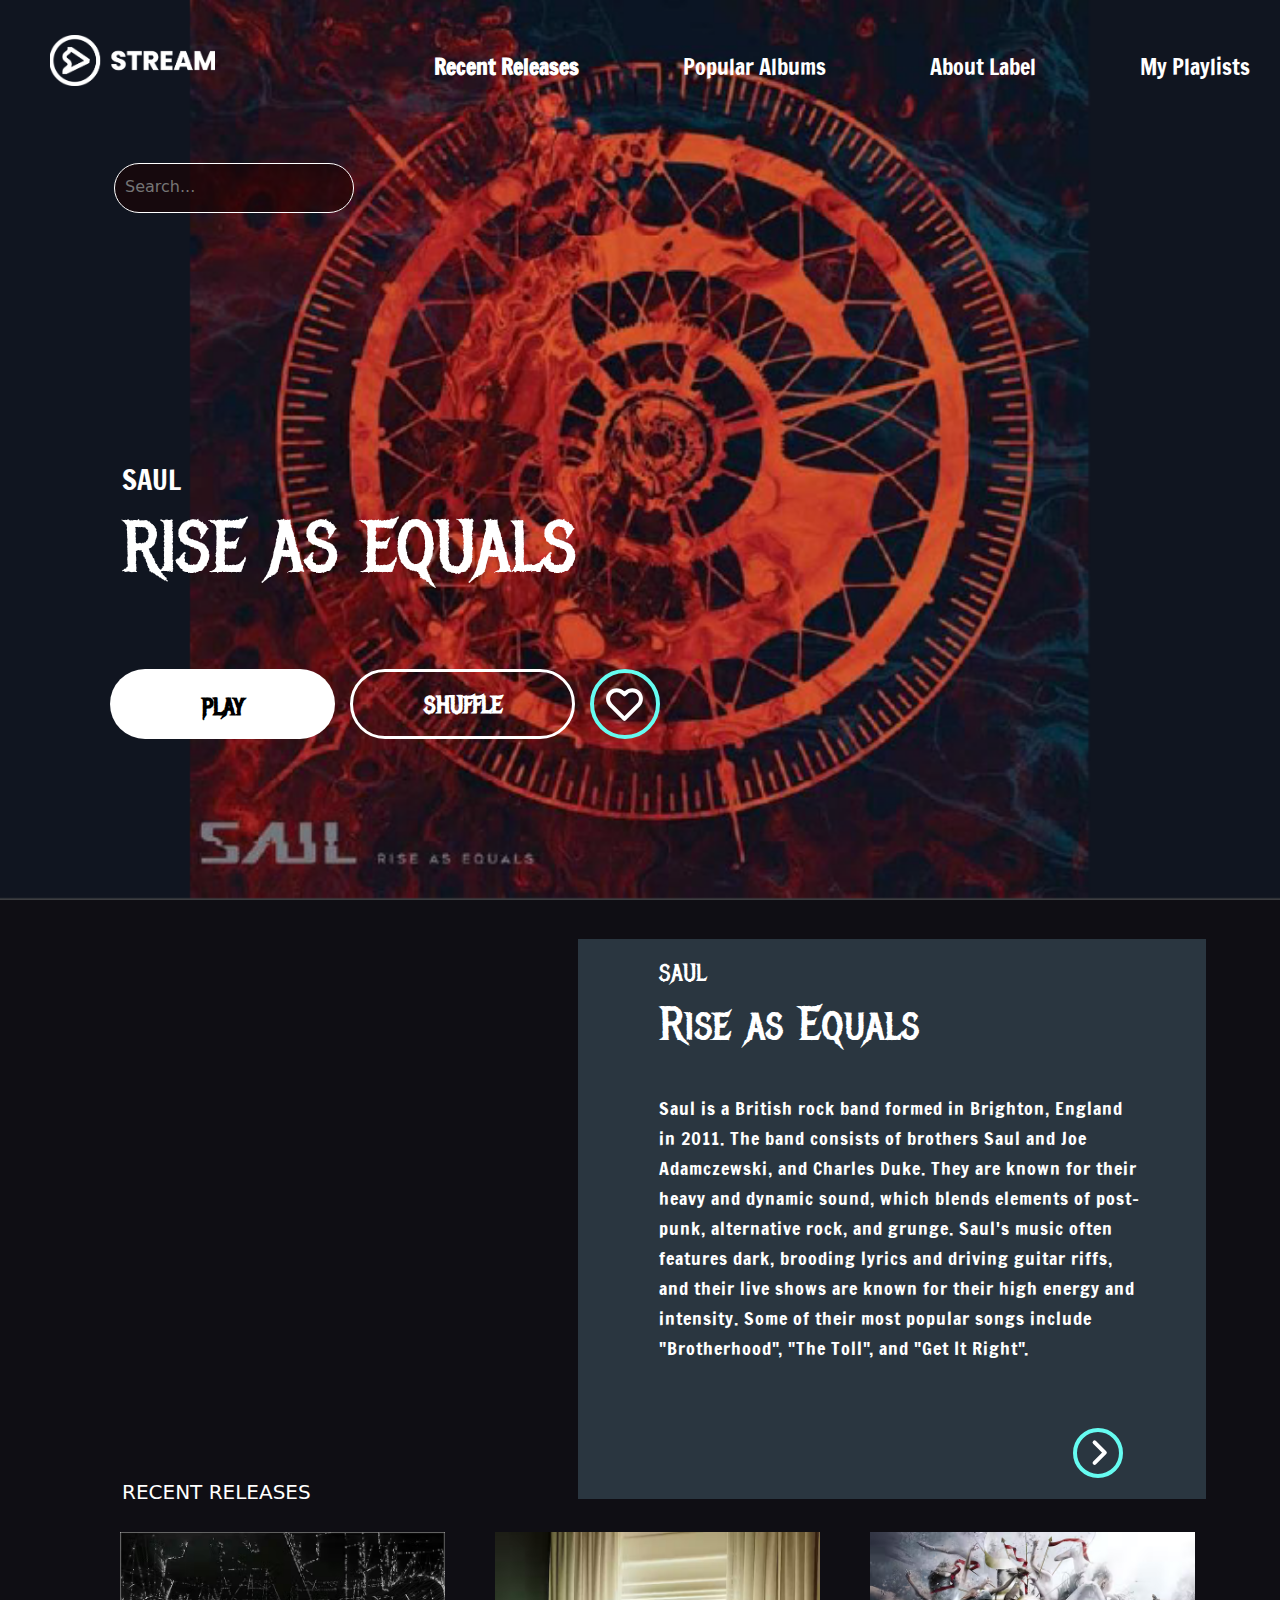
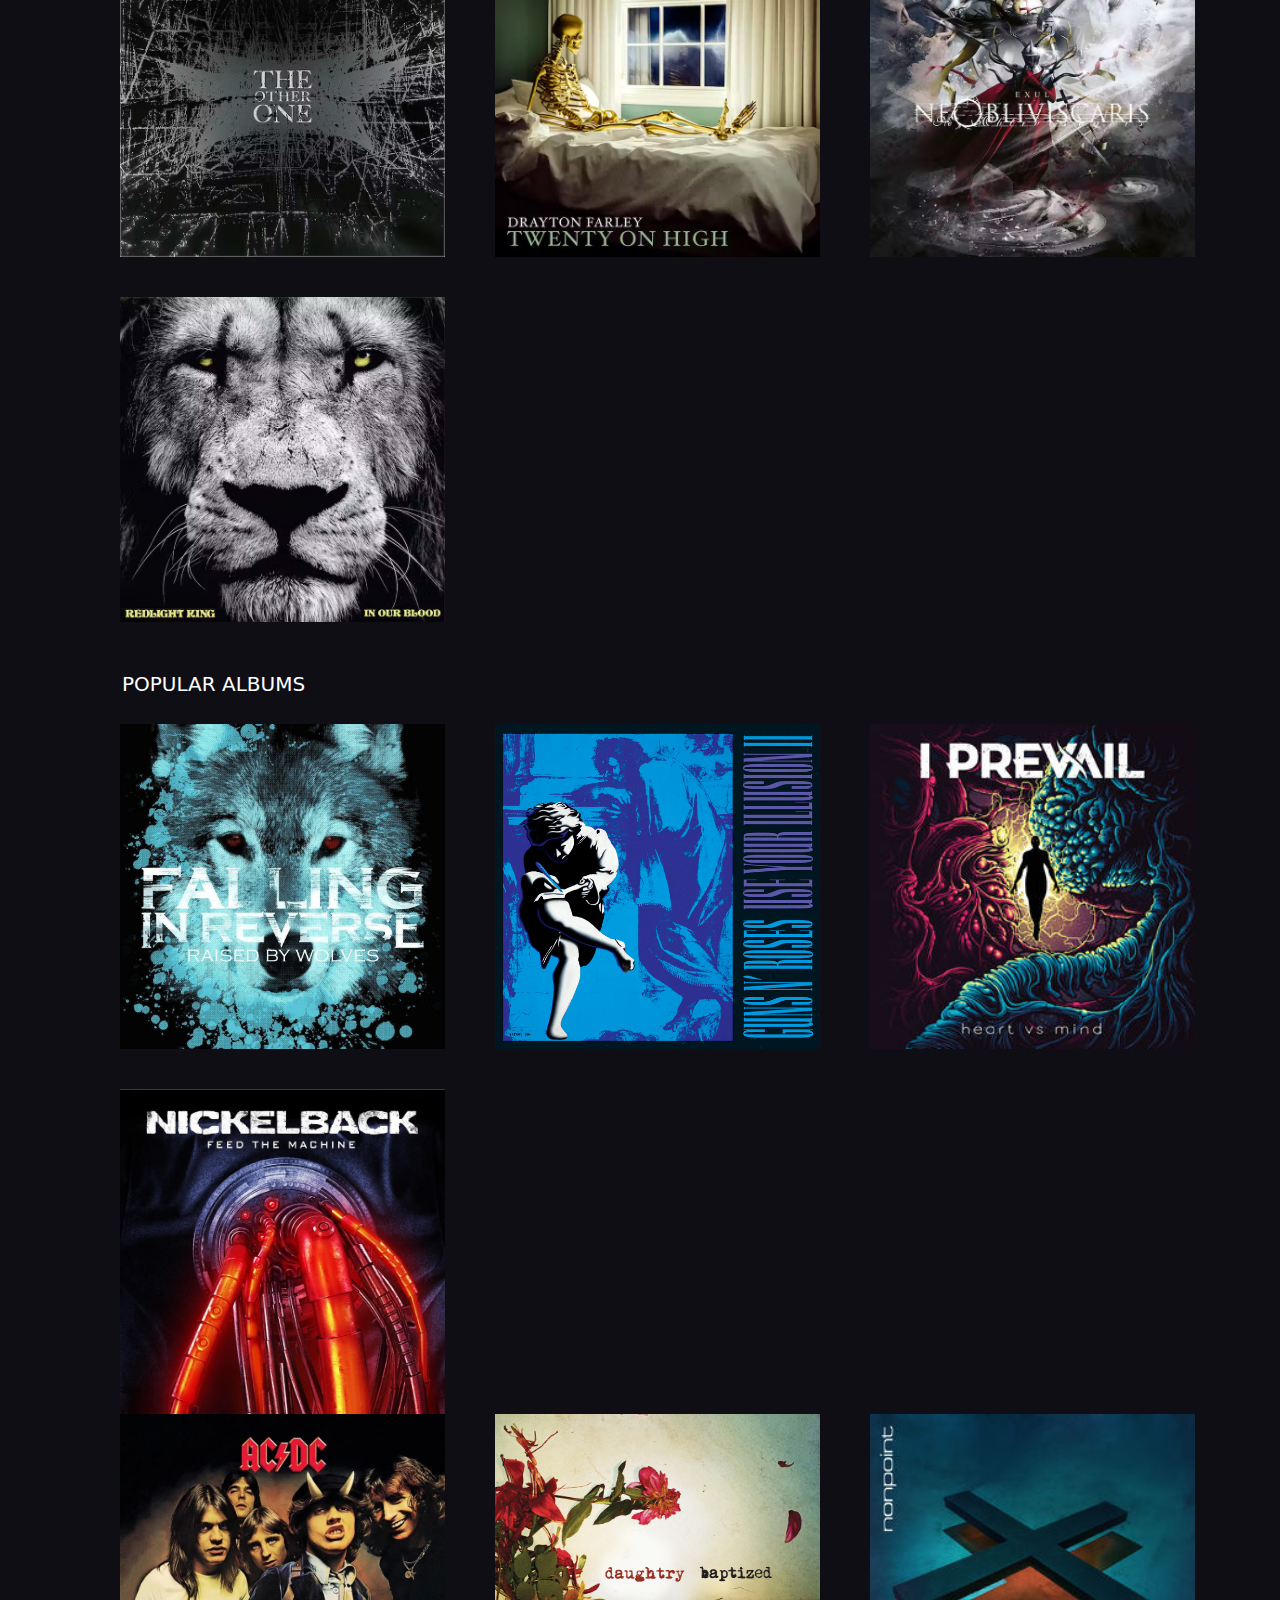
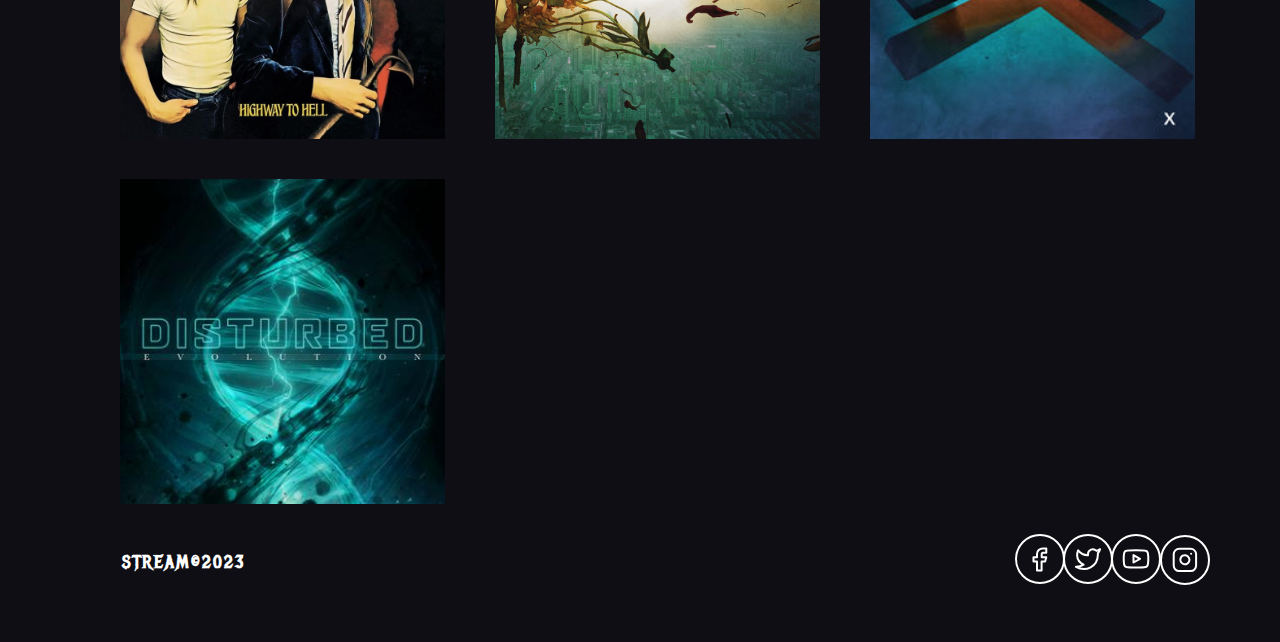
<file: index.html>
<!DOCTYPE html>
<html lang="en">
<head>
    <meta charset="UTF-8">
    <meta http-equiv="X-UA-Compatible" content="IE=edge">
    <meta name="viewport" content="width=device-width, initial-scale=1.0">
    <title>Music Website: Stream</title>

    <link rel="preconnect" href="https://fonts.googleapis.com">
    <link rel="preconnect" href="https://fonts.gstatic.com" crossorigin>
    <link href="https://fonts.googleapis.com/css2?family=Francois+One&family=Metal+Mania&display=swap" rel="stylesheet">

     <!--External Document-->
     <link rel="stylesheet" href="https://cdn.jsdelivr.net/npm/bootstrap@5.2.3/dist/css/bootstrap.min.css">
     <script scr="https://cdn.jsdelivr.net/npm/bootstrap@5.2.3/dist/js/bootstrap.min.js"></script>
     <!--External Document-->
     <link rel="stylesheet" href="css/main.css">

</head>
<body>
    
        <header>
            <div class="overlay2">
                <div class="header-image">
                    <div class="nav">
                        <div class="logo">
                            <a href="index.html"><div class="logo-img"></div></a>                              
                        </div>
                        <div class="nav-con">
                            <ul>
                                <a href="index.html"><li class="active">Recent Releases</li></a> 
                                <a href="index.html"> <li>Popular Albums</li></a>
                                <a href="pages/about.html"><li>About Label</li></a>
                                <a href="pages/playlist.html"><li>My Playlists</li></a>
                            </ul>              
                        </div>
                        <input class="search" type="search" placeholder="Search...">
                    </div>
            
                    <div class="header-con">
                        <h3>SAUL</h3>
                        <h1>RISE AS EQUALS</h1>
                        <div class="row">
                            <div class="play-button"><strong>PLAY</strong></div>
                            <div class="shuffle-button"><strong>SHUFFLE</strong></div>
                            <div class="heart-button">
                                
                            </div>
                        </div>          
                    </div>
            
                    <div class="row">           
                        <div class="col-6">
                            <div class="right">
                                <h5>SAUL</h5>
                                <h3>Rise as Equals</h3>
                                <p>Saul is a British rock band formed in Brighton, England in 2011. The band consists of brothers Saul and Joe Adamczewski, and Charles Duke. They are known for their heavy and dynamic sound, which blends elements of post-punk, alternative rock, and grunge. Saul's music often features dark, brooding lyrics and driving guitar riffs, and their live shows are known for their high energy and intensity. Some of their most popular songs include "Brotherhood", "The Toll", and "Get It Right".</p>
                                <div class="right-arrow">
                                    <img src="assets/Icons/right_arrow_icon.svg">
                                </div>
                                <div class="left-arrow">
                                    <img src="assets/Icons/left_arrow_icon.svg">
                                </div>
                            </div>               
                        </div>  
                        <div class="col-6">
                            <div class="video">
                                <iframe width="100%" height="400px" src="https://www.youtube.com/embed/Jvrim5JTj90" title="YouTube video player" frameborder="0" allow="accelerometer; autoplay; clipboard-write; encrypted-media; gyroscope; picture-in-picture; web-share" allowfullscreen></iframe>
                            </div>
                        </div>        
                    </div>
                </div>
            </div>
            
    
        </header>
  

    <section>
        <div class="subtitle-1">
            <h5>RECENT RELEASES</h5>
            <div class="row">
                <div class="col-3 box1">
                    <div class="hover-state">
                        <div class="overlay-icon"></div>
                        <div class="overlay">                          
                            <p>BABYMETAL</p>
                            <h3>THE OTHER ONE</h3>
                            <div class="small-heart">
                                <img src="assets/Icons/heart_icon_smal.svg">
                            </div>
                        </div>
                    </div>
                </div>
                <div class="col-3 box2">
                    <div class="hover-state">
                        <div class="overlay-icon"></div>
                        <div class="overlay">
                            <p>DRAYTON FARLEY</p>
                            <h3>TWENTY ON HIGH</h3>
                            <div class="small-heart">
                                <img src="assets/Icons/heart_icon_smal.svg">
                            </div>                          
                        </div>
                    </div>
                </div>
                <div class="col-3 box3">
                    <div class="hover-state">
                        <div class="overlay-icon"></div>
                        <div class="overlay">
                            <p>NE OBLIVISCARIS</p>
                            <h3>EXUL</h3> 
                            <div class="small-heart">
                                <img src="assets/Icons/heart_icon_smal.svg">
                            </div>       
                        </div>
                    </div>
                </div>
                <div class="col-3 box4">
                    <div class="hover-state">
                        <div class="overlay-icon"></div>
                        <div class="overlay">
                            <p>REDLIGHT KING</p>
                            <h3>KING IN OUR BLOOD</h3> 
                            <div class="small-heart">
                                <img src="assets/Icons/heart_icon_smal.svg">
                            </div>                         
                        </div>
                    </div>
                </div>
            </div>
        </div>       
    </section>

    <section>
        <div class="subtitle-2">
            <h5>POPULAR ALBUMS</h5>
            <div class="row">
                <div class="col-3 box5">
                    <div class="hover-state">
                        <div class="overlay-icon"></div>
                        <div class="overlay">
                            <p>FALLING IN REVERSE</p>
                            <h3>RAISED BY WOLVES</h3>  
                            <div class="small-heart">
                                <img src="assets/Icons/heart_icon_smal.svg">
                            </div>                        
                        </div>
                    </div>
                </div>
                <div class="col-3 box6">
                    <div class="hover-state">
                        <div class="overlay-icon"></div>
                        <div class="overlay">
                            <p>GUNS 'N ROSES</p>
                            <h3>USE YOUR ILLUSION II</h3> 
                            <div class="small-heart">
                                <img src="assets/Icons/heart_icon_smal.svg">
                            </div>                         
                        </div>
                    </div>
                </div>
                <div class="col-3 box7">
                    <div class="hover-state">
                        <div class="overlay-icon"></div>
                        <div class="overlay">
                            <p>I PREVAIL</p>
                            <h3>HEART VS MIND</h3>
                            <div class="small-heart">
                                <img src="assets/Icons/heart_icon_smal.svg">
                            </div>                         
                        </div>
                    </div>
                </div>
                <div class="col-3 box8">
                    <div class="hover-state">
                        <div class="overlay-icon"></div>
                        <div class="overlay">
                            <p>NICKELBACK</p>
                            <h3>FEED THE MACHINE</h3>
                            <div class="small-heart">
                                <img src="assets/Icons/heart_icon_smal.svg">
                            </div>
                        </div>
                    </div>
                </div>
            </div>
            <div class="row">
                <div class="col-3 box9">
                    <div class="hover-state">
                        <div class="overlay-icon"></div>
                        <div class="overlay">
                            <p>AC/DC</p>
                            <h3>HIGHWAY TO HELL</h3>  
                            <div class="small-heart">
                                <img src="assets/Icons/heart_icon_smal.svg">
                            </div>                        
                        </div>
                    </div>
                </div>
                <div class="col-3 box10">
                    <div class="hover-state">
                        <div class="overlay-icon"></div>
                        <div class="overlay">
                            <p>DAUGHTRY</p>
                            <h3>BAPTIZED</h3>  
                            <div class="small-heart">
                                <img src="assets/Icons/heart_icon_smal.svg">
                            </div>                       
                        </div>
                    </div>
                </div>
                <div class="col-3 box11">
                    <div class="hover-state">
                        <div class="overlay-icon"></div>
                        <div class="overlay">
                            <p>NONPOINT</p>
                            <h3>X</h3>  
                            <div class="small-heart">
                                <img src="assets/Icons/heart_icon_smal.svg">
                            </div>                       
                        </div>
                    </div>
                </div>
                <div class="col-3 box12">
                    <div class="hover-state">
                        <div class="overlay-icon"></div>
                        <div class="overlay">
                            <p>DISTURBED</p>
                            <h3>EVOLUTION</h3>  
                            <div class="small-heart">
                                <img src="assets/Icons/heart_icon_smal.svg">
                            </div>                         
                        </div>
                    </div>
                </div>
            </div>
        </div>       
    </section>

    <footer>
        <div class="row">
            <div class="col-4 copy">
                <p><strong>STREAM©2023</strong></p>
            </div>
            <div class="col-4"></div>
            <div class="col-4">
                <div class="row socials">
                    <div class="col-2">
                        <a href="https://www.facebook.com/hardrockmusicbands/"><div class="social-1">
                            <img src="assets/Icons-20230405T233836Z-001/Icons/social/facebook_icon.svg">
                        </div></a> 
                    </div>
                    <div class="col-2">
                        <a href="https://twitter.com/i/topics/1291812963314098176"><div class="social-2">
                            <img src="assets/Icons-20230405T233836Z-001/Icons/social/twitter_icon.svg">
                        </div></a> 
                    </div>
                   <div class="col-2">
                    <a href="https://www.youtube.com/watch?v=_F46EddVMdY"><div class="social-3">
                        <img src="assets/Icons-20230405T233836Z-001/Icons/social/youtube_icon.svg">
                    </div></a> 
                   </div>
                    <div class="col-6">
                        <a href="https://www.instagram.com/xclusively.music/?hl=en"><div class="social-4">
                            <img src="assets/Icons-20230405T233836Z-001/Icons/social/instagram_icon.svg">
                        </div></a>
                    </div>
                    
                </div>
            </div>
        </div>
    </footer>
    
</body>
</html>
</file>
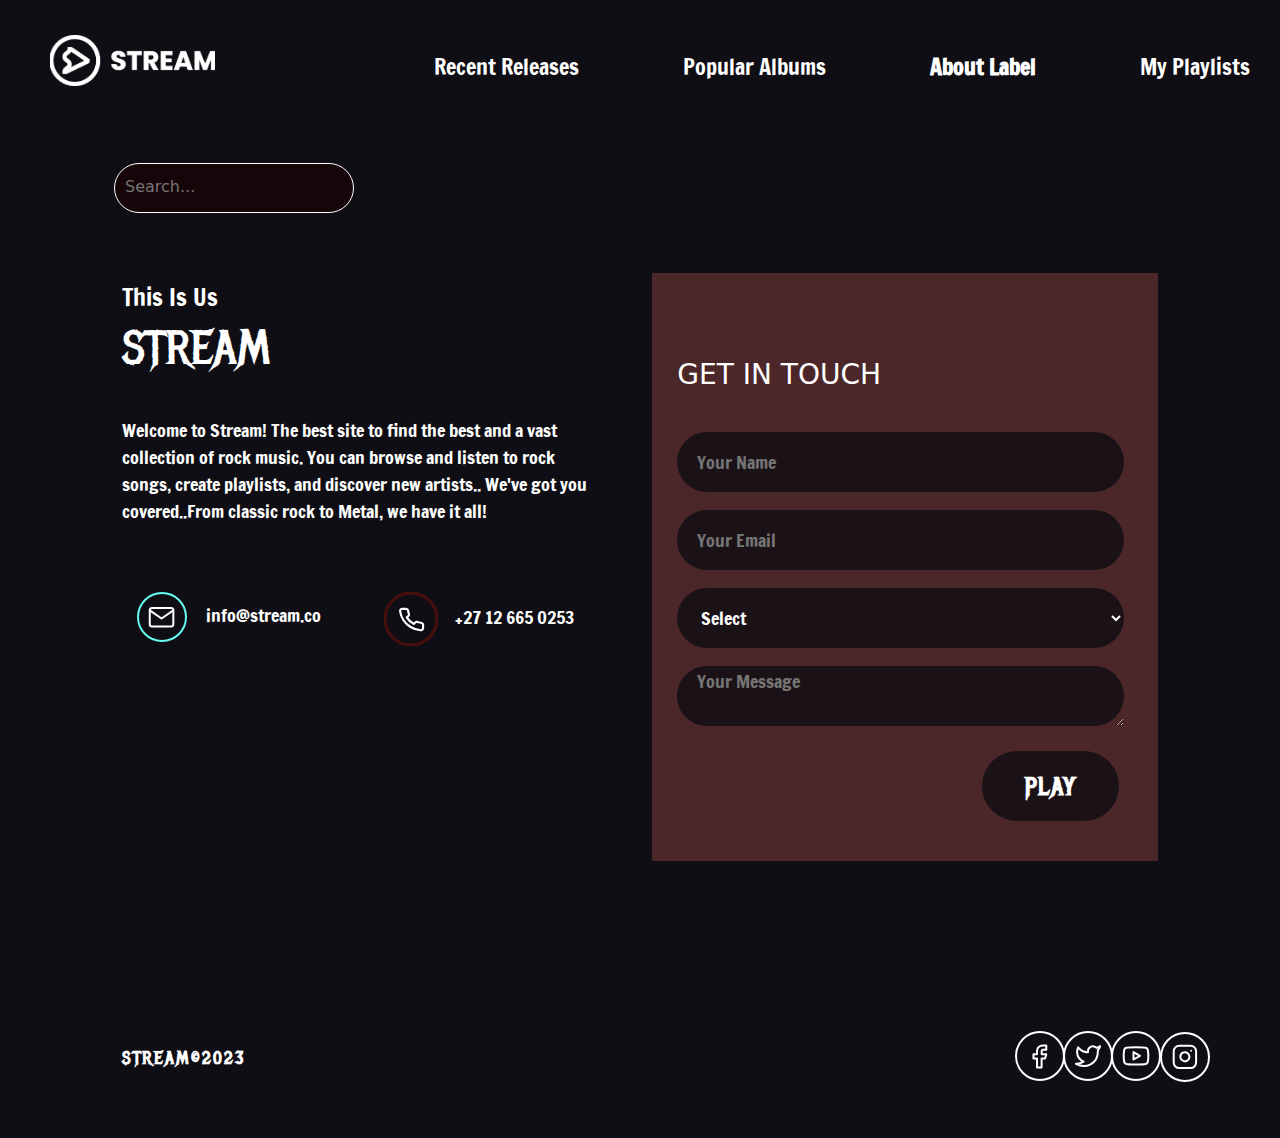
<file: pages/about.html>
<!DOCTYPE html>
<html lang="en">
<head>
    <meta charset="UTF-8">
    <meta http-equiv="X-UA-Compatible" content="IE=edge">
    <meta name="viewport" content="width=device-width, initial-scale=1.0">
    <title>About label</title>

    <link rel="preconnect" href="https://fonts.googleapis.com">
    <link rel="preconnect" href="https://fonts.gstatic.com" crossorigin>
    <link href="https://fonts.googleapis.com/css2?family=Francois+One&family=Metal+Mania&display=swap" rel="stylesheet">

    <!--External Document-->
    <link rel="stylesheet" href="https://cdn.jsdelivr.net/npm/bootstrap@5.2.3/dist/css/bootstrap.min.css">
    <script scr="https://cdn.jsdelivr.net/npm/bootstrap@5.2.3/dist/js/bootstrap.min.js"></script>
    <!--External Document-->
    <link rel="stylesheet" href="../css/main.css">

</head>
<body>

    <nav>
        <div class="nav">
            <div class="logo">
                <a href="../index.html"><div class="logo-img"></div></a>                                             
            </div>
            <div class="nav-con">
                <ul>
                    <a href="../index.html"><li>Recent Releases</li></a>
                    <a href="../index.html"><li>Popular Albums</li></a>
                    <a href="about.html"><li class="active">About Label</li></a>
                    <a href="playlist.html"><li>My Playlists</li></a>
                </ul>             
            </div>
            <input class="search" type="search" placeholder="Search...">
        </div>
    </nav>
        
    
    
    <section>
        <div class="about-label">
            <div class="row about">
                <div class="col-6">
                    <div class="info">
                        <h3>This Is Us</h3>
                        <h2>STREAM</h2>
                        <p>Welcome to Stream! The best site to find the best and a vast collection of rock music. You can browse and listen to rock songs, create playlists, and discover new artists.. We've got you covered..From classic rock to Metal, we have it all!</p>
                        <div class="mail-button">
                            <div class="btn">
                                <img src="../assets/Icons/email_icon.svg">
                            </div>
                            info@stream.co
                        </div>
                        <div class="phone-button">
                            <div class="btn">
                                <img src="../assets/Icons/phone_icon.svg">
                            </div>                          
                            +27 12 665 0253
                        </div>
                        <div class="maps">
                            <iframe src="https://www.google.com/maps/embed?pb=!1m18!1m12!1m3!1d3589.3210306047636!2d28.207359350807348!3d-25.891815057553696!2m3!1f0!2f0!3f0!3m2!1i1024!2i768!4f13.1!3m3!1m2!1s0x1e956608911ce097%3A0x519896b4b6eda40a!2sOpen%20Window!5e0!3m2!1sen!2sza!4v1679232479537!5m2!1sen!2sza" width="680" height="250" style="border:0;" allowfullscreen="" loading="lazy" referrerpolicy="no-referrer-when-downgrade"></iframe>
                        </div>                      
                    </div>              
                </div>

                <div class="col-6">
                    <form>
                        <h3>GET IN TOUCH</h3>
                        <input class="input-el" type="text" placeholder="Your Name">
                        <input class="input-el" type="email" placeholder="Your Email" required>
                        <select class="input-el">
                            <option>Option One</option>
                            <option>Option Two</option>
                            <option>Option Three</option>
                            <option selected="selected">Select</option>
                        </select>
                        <textarea class="input-el" placeholder="Your Message"></textarea>
                        <button class="input-button"type="submit"><strong>PLAY</strong></button>
                    </form>
                </div>
            </div>
        </div>
       
    
            
    </section>
    

    <footer>
        <div class="row">
            <div class="col-4 copy">
                <p><strong>STREAM©2023</strong></p>
            </div>
            <div class="col-4"></div>
            <div class="col-4">
                <div class="row socials">
                    <div class="col-2">
                        <a href="https://www.facebook.com/hardrockmusicbands/"><div class="social-1">
                            <img src="../assets/Icons-20230405T233836Z-001/Icons/social/facebook_icon.svg">
                        </div></a> 
                    </div>
                    <div class="col-2">
                        <a href="https://twitter.com/i/topics/1291812963314098176"><div class="social-2">
                            <img src="../assets/Icons-20230405T233836Z-001/Icons/social/twitter_icon.svg">
                        </div></a> 
                    </div>
                   <div class="col-2">
                    <a href="https://www.youtube.com/watch?v=_F46EddVMdY"><div class="social-3">
                        <img src="../assets/Icons-20230405T233836Z-001/Icons/social/youtube_icon.svg">
                    </div></a> 
                   </div>
                    <div class="col-6">
                        <a href="https://www.instagram.com/xclusively.music/?hl=en"><div class="social-4">
                            <img src="../assets/Icons-20230405T233836Z-001/Icons/social/instagram_icon.svg">
                        </div></a>
                    </div>
                    
                </div>
            </div>
        </div>
    </footer>

</body>
</html>
</file>
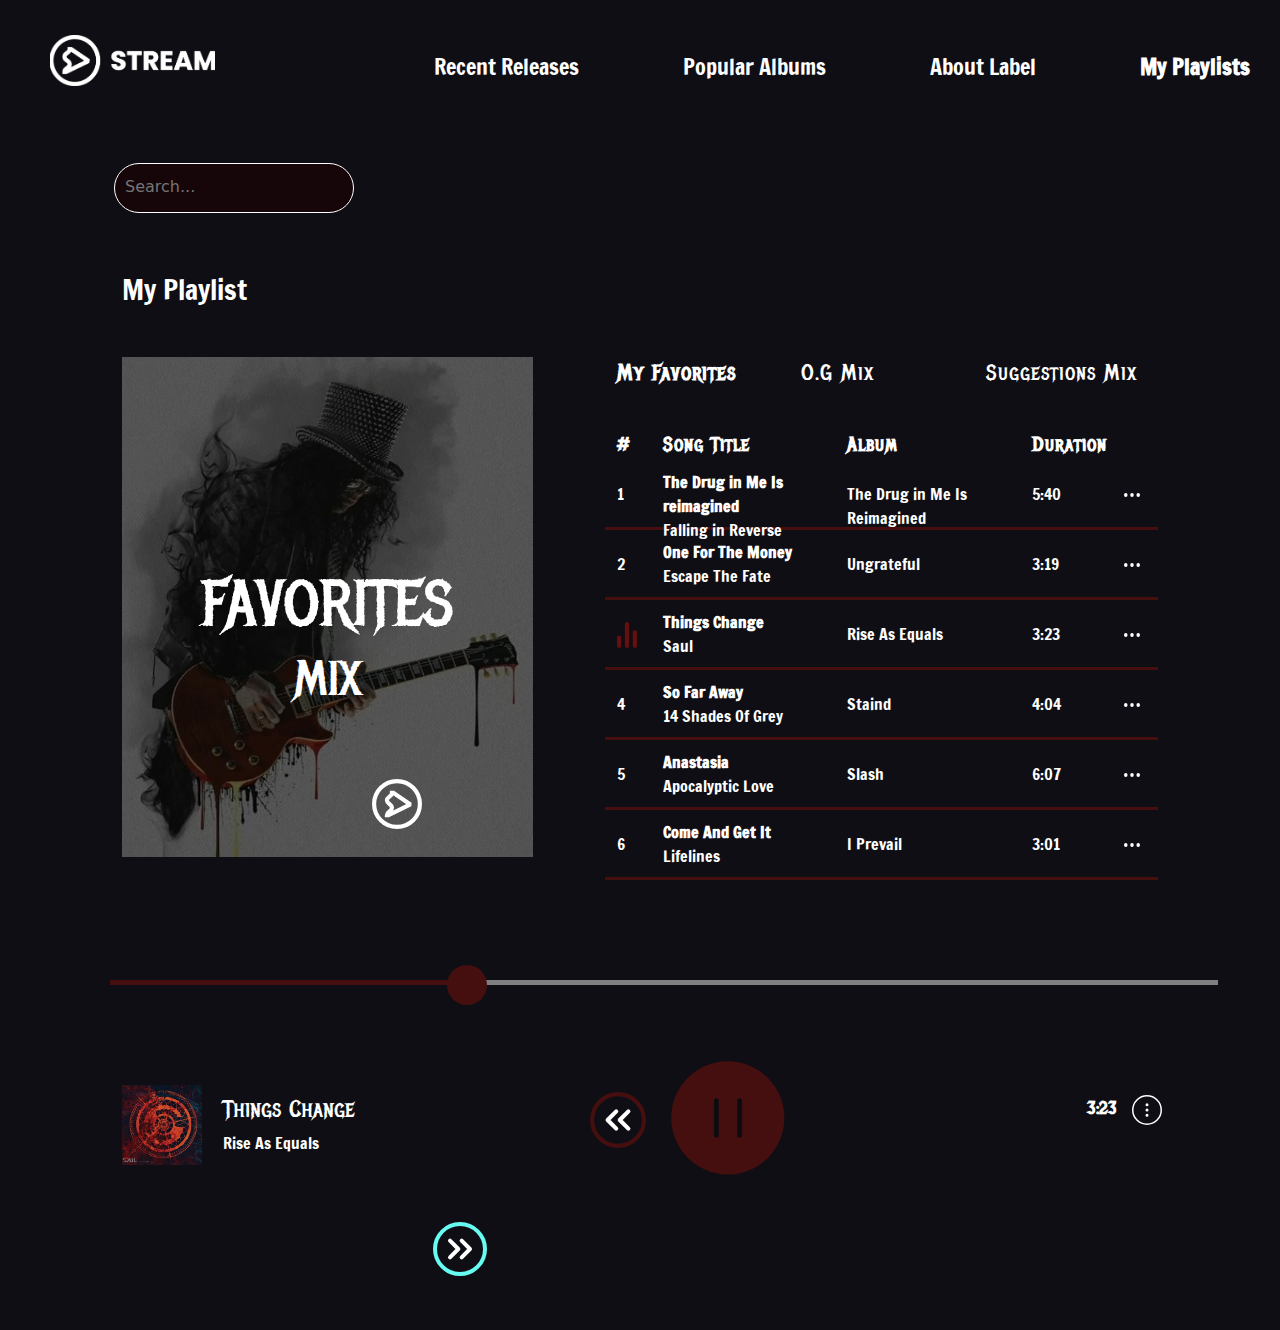
<file: pages/playlist.html>
<!DOCTYPE html>
<html lang="en">
<head>
    <meta charset="UTF-8">
    <meta http-equiv="X-UA-Compatible" content="IE=edge">
    <meta name="viewport" content="width=device-width, initial-scale=1.0">
    <title>My Playlist</title>

    <link rel="preconnect" href="https://fonts.googleapis.com">
    <link rel="preconnect" href="https://fonts.gstatic.com" crossorigin>
    <link href="https://fonts.googleapis.com/css2?family=Francois+One&family=Metal+Mania&display=swap" rel="stylesheet">

    <!--External Document-->
    <link rel="stylesheet" href="https://cdn.jsdelivr.net/npm/bootstrap@5.2.3/dist/css/bootstrap.min.css">
    <script scr="https://cdn.jsdelivr.net/npm/bootstrap@5.2.3/dist/js/bootstrap.min.js"></script>
    <!--External Document-->
    <link rel="stylesheet" href="../css/main.css">

</head>
<body>
    
    <nav>
        <div class="nav">
            <div class="logo">
                <a href="../index.html"><div class="logo-img"></div></a>
            </div>
            <div class="nav-con">
                <ul>
                    <a href="../index.html"><li>Recent Releases</li></a>
                    <a href="../index.html"><li>Popular Albums</li></a>
                    <a href="about.html"><li>About Label</li></a>
                    <a href="playlist.html"><li class="active">My Playlists</li></a>
                </ul>             
            </div>
            <input class="search" type="search" placeholder="Search...">
        </div>
    </nav>

    <section>
        <div class="subtitle-3">
            <h3>My Playlist</h3>
        </div>

        <div class="row">
            <div class="col-4">
                <div class="album">
                    <div class="overlay3">
                        <h2>FAVORITES</h2>
                    <h3>MIX</h3>
                    <div class="logo-album">
                        <img src="../assets/Logo/stream_small_logo_white.svg">
                    </div>
                    </div>                 
                </div>               
            </div>
            <div class="col-8">
                <div class="row song-subtitle">
                    <div class="col-4"><strong>My Favorites</strong></div>
                    <div class="col-4">O.G Mix</div>
                    <div class="col-4">Suggestions Mix</div>
                </div>

                <div class="row song-header">
                    <div class="col-1"><strong>#</strong></div>
                    <div class="col-4"><strong>Song Title</strong></div>
                    <div class="col-4"><strong>Album</strong></div>
                    <div class="col-3"><strong>Duration</strong></div>
                </div>

                <div class="row songs">
                    <div class="col-1">1</div>
                    <div class="col-4 song"><strong>The Drug in Me Is reimagined</strong><br><p>Falling in Reverse</p></div>
                    <div class="col-4">The Drug in Me Is Reimagined</div>
                    <div class="col-2">5:40</div>
                    <div class="col-1 option"><strong><img src="../assets/Icons-20230405T233836Z-001/Icons/media/options_table_icon.svg"></strong></div>
                </div>

                <div class="row songs">
                    <div class="col-1">2</div>
                    <div class="col-4 song"><strong>One For The Money</strong><br>Escape The Fate</div>
                    <div class="col-4">Ungrateful</div>
                    <div class="col-2">3:19</div>
                    <div class="col-1 option"><strong><img src="../assets/Icons-20230405T233836Z-001/Icons/media/options_table_icon.svg"></strong></div>
                </div>

                <div class="row songs">
                    <div class="col-1">
                        <div class="playing">
                            <img src="../assets/Icons-20230405T233836Z-001/Icons/media/currently_playing_icon.svg">
                        </div> 
                    </div>
                    <div class="col-4 song"><strong>Things Change</strong><br>Saul</div>
                    <div class="col-4">Rise As Equals</div>
                    <div class="col-2">3:23</div>
                    <div class="col-1 option"><strong><img src="../assets/Icons-20230405T233836Z-001/Icons/media/options_table_icon.svg"></strong></div>
                </div>

                <div class="row songs">
                    <div class="col-1">4</div>
                    <div class="col-4 song"><strong>So Far Away</strong><br>14 Shades Of Grey</div>
                    <div class="col-4">Staind</div>
                    <div class="col-2">4:04</div>
                    <div class="col-1 option"><strong><img src="../assets/Icons-20230405T233836Z-001/Icons/media/options_table_icon.svg"></strong></div>
                </div>

                <div class="row songs">
                    <div class="col-1">5</div>
                    <div class="col-4 song"><strong>Anastasia</strong><br>Apocalyptic Love</div>
                    <div class="col-4">Slash</div>
                    <div class="col-2">6:07</div>
                    <div class="col-1 option"><strong><img src="../assets/Icons-20230405T233836Z-001/Icons/media/options_table_icon.svg"></strong></div>
                </div>

                <div class="row songs">
                    <div class="col-1">6</div>
                    <div class="col-4 song"><strong>Come And Get It</strong><br>Lifelines</div>
                    <div class="col-4">I Prevail</div>
                    <div class="col-2">3:01</div>
                    <div class="col-1 option"><strong><img src="../assets/Icons-20230405T233836Z-001/Icons/media/options_table_icon.svg"></strong></div>
                </div>
                    
            </div>
        </div>
    </section>

    <section>
        <div class="row">
            <div class="line">
                <div class="line2"></div>
                <div class="circle"></div>
            </div>
        </div>
    </section>

    <section>
        <div class="row bottom">
            <div class="col-4">
                <div class="frame">
                </div>
                <div class="name"><h4>Things Change</h4><p>Rise As Equals</p></div>
            </div>
            <div class="col-4">
                <div class="row control">
                    <div class="back-button">
                        <img src="../assets/Icons/previous_icon.svg">
                    </div>
                    <div class="pause-button">
                        <img src="../assets/Icons/pause_icon.svg">
                    </div>
                    <div class="next-button">
                        <img src="../assets/Icons/next_icon.svg">
                    </div>                            
                </div>
                
            </div>
            <div class="col-2"></div>
            <div class="col-2 time">
                <div class="row">
                    <div class="col-6">
                        <p><strong>3:23</strong></p>
                    </div>
                    <div class="col-6">
                        <div class="dots">
                            <img src="../assets/Icons-20230405T233836Z-001/Icons/media/options_media_icon.svg">
                        </div>
                    </div>                   
                </div>              
            </div>
        </div>
    </section>

    

</body>
</html>
</file>
<file: css/main.css>
header{
    width: 100%;
    height: 900px;  
}

.header-image{
    width: 100%;
    height: 900px;
    background-image: url(../assets/Rise\ as\ Equals\ header.png);
    background-size: cover;
    background-position: center;
}

.overlay2{
    width: 100%;
    height: 900px;
    background-color: rgba(0,0,0,0.7);
}

.nav{
    width: 100%;
    margin-left: 50px;
    color: white;
}

nav{
    width: 100%;
    background-color: #0F0E14;
}

.logo{
    float: left;
    margin-top: 35px;
    margin-right: 135px;
}

.logo-img{
    width: 165px;
    height: 51px;
    background-image: url(../assets/Logo/stream_logo_white.png);
    background-position: center;
    background-size: cover;
}

.logo h3{
    float: right;
}

.nav-con ul{
    list-style: none;
    color: black;
    padding-top:10px;
}

.nav-con li{
    float: left;
    margin: 40px 52px;
    color: white;
    font-family: 'Francois One', sans-serif;
    font-size: 22px;
}

.nav-con li:hover{
    cursor: pointer;
    font-weight: bolder;
}

.active{
    font-weight: bolder !important;
}

.search{
    width: 240px;
    height: 50px;
    border-radius: 50px;
    border: 1.5px solid white;
    margin-top: 40px;
    margin-left: 5%;
    background-color: rgba(26, 1, 1, 0.6);
    color: white;
    padding-left: 10px;
    padding-bottom: 5px;
}

.header-con{
    padding-left: 122px;
    padding-top: 250px;
    color: white;
}

.header-con h1{
    padding-bottom: 70px;
    font-family: 'Metal Mania', cursive;
    font-size: 72px;
}

.header-con{
    font-family: 'Francois One', sans-serif;
    font-size: 36px;
}

.play-button{
    float: left;
    width: 225px;
    height: 70px;
    border-radius: 40px;
    background-color: white;
    color: black;
    text-align: center;
    padding-top: 20px;
    margin-right: 15px;
    font-family: 'Metal Mania', cursive;
    font-size: 24px;
}

.play-button:hover{
    border: 3px solid white;
    color: white;
    background-color: transparent;
    padding-top: 17px;
    
}

.shuffle-button{
    float: right;
    width: 225px;
    height: 70px;
    border-radius: 40px;
    border: 3px solid white;
    color: white;
    text-align: center;
    padding-top: 15px;
    margin-right: 15px;
    font-family: 'Metal Mania', cursive;
    font-size: 24px;
}

.shuffle-button:hover{
    background-color: white;
    color: black;
}

.heart-button{
    width: 70px;
    height: 70px;
    background-image: url(../assets/Icons/heart_icon.svg);
}

.heart-button:hover{
    background-image: url(../assets/Icons/heart_icon\ hover.svg);
}

.right{
    background-color: rgba(60, 81, 94, 0.6);
    height: 560px;
    width: 100%;
    margin-left: 92%;
    margin-top: 200px;
    padding-left: 13%;
    padding-right: 10%;
    padding-top: 20px;
    color: white;
}

.right h3{
    font-family: 'Metal Mania', cursive;
    font-size: 48px;
    margin-bottom: 40px;
}

.right h5{
    font-family: 'Metal Mania', cursive;
    font-size: 24px;
}

.right p{
    font-family: 'Francois One', sans-serif;
    font-size: 18px;
    letter-spacing: 1px;
    line-height: 30px;
}

.right-arrow{
    width: 70px;
    height: 70px;
    float: right;
    margin: 0 auto;
    margin-top: 10%;
}

.left-arrow{
    width: 70px;
    height: 70px;
    border-radius: 50%;
    float: left;
    margin-top: 10%;
    margin-left: 75%;   
}

.video{
    height: 400px;
    width: 90%;
    margin-top: 200px;  
    margin-left: -770px;
}


.subtitle-1{
    padding-top: 580px;
    margin-left: 122px;
    color: white;
}

.subtitle-1 p{
    padding-bottom: 40px;
    font-family: 'Francois One', sans-serif;
}

.subtitle-1 h3{
    font-family: 'Metal Mania', cursive;
}

.subtitle-1 h5{
    padding-bottom: 20px;
}

.subtitle-2{
    margin-left: 122px;
    padding-top: 50px;
}

.subtitle-2 p{
    padding-bottom: 40px;
    color: white;
    font-family: 'Francois One', sans-serif;
}

.subtitle-2 h3{
    font-family: 'Metal Mania', cursive;
}

.subtitle-2 h5{
    padding-bottom: 20px;
    color: white;
}

.overlay{
    width: 100%;
    height: 80px;
}


.box1{
    width: 325px;
    height: 325px;
    background-image: url(../assets/babymetal-the-other-one\ album.avif);
    background-position: center;
    background-size: cover;
    margin-right: 40px;
    margin-bottom: 40px;
    margin-left: 10px;
}

.box2{
    width: 325px;
    height: 325px;
    background-image: url(../assets/drayton-farley-twenty-on-high\ album.avif);
    background-position: center;
    background-size: cover;
    margin-right: 40px;
    margin-bottom: 40px;
    margin-left: 10px;
}

.box3{
    width: 325px;
    height: 325px;
    background-image: url(../assets/ne-obliviscaris-exul\ album.avif);
    background-position: center;
    background-size: cover;
    margin-right: 40px;
    margin-bottom: 40px;
    margin-left: 10px;
}

.box4{
    width: 325px;
    height: 325px;
    background-image: url(../assets/redlight-king-in-our-blood\ album.avif);
    background-position: center;
    background-size: cover;
    margin-left: 10px;
}

.box5{
    width: 325px;
    height: 325px;
    background-image: url(../assets/Falling\ in\ reverse\ header.jpg);
    background-position: center;
    background-size: cover;
    margin-right: 40px;
    margin-bottom: 40px;
    margin-left: 10px;
}

.box6{
    width: 325px;
    height: 325px;
    background-image: url(../assets/GNR-Album.jpg);
    background-position: center;
    background-size: cover;
    margin-right: 40px;
    margin-bottom: 40px;
    margin-left: 10px;
}

.box7{
    width: 325px;
    height: 325px;
    background-image: url(../assets/I\ Prevail\ Album.jpg);
    background-position: center;
    background-size: cover;
    margin-right: 40px;
    margin-bottom: 40px;
    margin-left: 10px;
}

.box8{
    width: 325px;
    height: 325px;
    background-image: url(../assets/nickelback-feed-the-machine-album.jpg);
    background-position: center;
    background-size: cover;
    margin-left: 10px;
}

.box9{
    width: 325px;
    height: 325px;
    background-image: url(../assets/ACDC-Highway-to-Hell-album.jpg);
    background-position: center;
    background-size: cover;
    margin-right: 40px;
    margin-bottom: 40px;
    margin-left: 10px;
}

.box10{
    width: 325px;
    height: 325px;
    background-image: url(../assets/Daughtry\ album.jpg.crdownload);
    background-position: center;
    background-size: cover;
    margin-right: 40px;
    margin-bottom: 40px;
    margin-left: 10px;
}

.box11{
    width: 325px;
    height: 325px;
    background-image: url(../assets/nonpoint\ album.jpg);
    background-position: center;
    background-size: cover;
    margin-right: 40px;
    margin-bottom: 40px;
    margin-left: 10px;
}

.box12{
    width: 325px;
    height: 325px;
    background-image: url(../assets/Disturbed_-_Evolution_\(album_cover\).jpg);
    background-position: center;
    background-size: cover;
    margin-left: 10px;
}

.hover-state{
    width: 325px;
    height: 325px;
    margin-left: -12px;
    padding-top: 120px;
    opacity: 0;
}

.overlay-icon{
    width: 80px;
    height: 80px;
    border-radius: 40px;
    background-image: url(../assets/Icons/play_icon.svg);
    margin: 0 auto;
}

.overlay{
    width: 325px;
    height: 80px;
    background-color: rgba(0,0,0,0.8 );
    margin-top: 50px;
    color:white;
    padding-left: 10px;
    padding-top: 7px;
    padding-left: 15px;
}

.overlay h3{
    margin-top: -50px;
}

.hover-state:hover{
    opacity: 1;
}

.small-heart{
    width: 50px;
    float: right;
    margin-right: 20px;
    margin-top: -63px;
}

.small-heart:hover{
    background-image: url(../assets/Icons/heart_icon_smal\ hover.svg);
    cursor: pointer;
}

footer{
    padding-top: 30px;
    padding-left: 122px;
    padding-bottom: 50px;
    background-color: #0F0E14;
    color: white;
}

.copy{
    padding-top: 15px;
    font-family: 'Metal Mania', cursive;
    font-size: 18px;
    letter-spacing: 2px;
}

.socials{
    margin-left: 25%;
}

.social-3{
    width: 50px;
    height: 50px;
    border-radius: 50%;
    margin: 1%;
}

.social-1{
    width: 50px;
    height: 50px;
    border-radius: 50%;
    margin: 1%;
}

.social-2{
    width: 50px;
    height: 50px;
    border-radius: 50%;
    margin: 1%;
}

.social-4{
    width: 50px;
    height: 50px;
    border-radius: 50%;
    margin: 1%;
}

.about-label{
    background-color: #0F0E14;
    margin-right: 122px;
    margin-left: 122px;
    padding-top: 70px;
    padding-bottom: 80px;
}


.info{
    margin-right: 5%;
    color: white;
}

.info h3{
    font-family: 'Francois One', sans-serif;
    font-size: 24px;
}
.info h2{
    margin-bottom: 40px;
    font-family: 'Metal Mania', cursive;
    font-size: 48px;
}

.info p{
    margin-bottom: 60px;
    font-family: 'Francois One', sans-serif;
    font-size: 18px;
}

.mail-button{
    float: left;
    margin-right: 50px;
    margin-bottom: 10px;
    font-family: 'Francois One', sans-serif;
    font-size: 18px;
}

.phone-button{
    
    margin-bottom: 10px;
    font-family: 'Francois One', sans-serif;
    font-size: 18px;
}

.btn{
    width: 80px;
}

.maps{
    -webkit-filter:invert(100%);
}

form{  
        width: 100;
        margin: 0 auto;
        margin-top: -10px;
        background-color: rgba(90, 46, 46, 0.8);
        padding-left: 5%;
        padding-right: 5%;
        padding-top: 65px;
        padding-bottom: 40px;
}

form h3{
    margin-top: 20px;
    margin-bottom: 40px;
    color: white;
}

.input-el{
    width: 98%;
    height: 60px;
    border-radius: 60px;
    background-color: rgba(15, 14, 20, 0.8);
    color: white;
    border: none;
    margin-bottom: 4%;
    padding-left: 20px;
    padding-right: 20px;
    font-family: 'Francois One', sans-serif;
    font-size: 18px;
}

.input-button{
    width: 30%;
    height: 70px;
    background-color: rgba(15, 14, 20, 0.8);
    color: white;
    /* border: 2px solid #450f0f !important; */
    border-radius: 90px;
    border: none;
    margin-left: 67%;
    font-size: 25px;
    letter-spacing: 2px;
    font-family: 'Metal Mania', cursive;
}

.subtitle-3{
    margin-left: 122px;
    padding-top: 60px;
    margin-bottom: 50px;
    color: white;
    font-family: 'Francois One', sans-serif;
    font-size: 24px;
}
.album{
    width: 100%;
    height: 500px;
    background-image: url(../assets/Slash.jpg);
    background-position: center;
    background-size: cover;
    margin-left: 122px;
    margin-right: 70px;
    text-align:center; 
    color: white;
}

.album h2{
    padding-top: 210px;
    font-family: 'Metal Mania', cursive;
    font-size: 64px;
}

.album h3{
    font-family: 'Metal Mania', cursive;
    font-size: 48px;
}

.logo-album{
    width: 50px;
    height: 50px;
    margin: 0 auto;
    margin-left: 250px;
    margin-top: 70px;
}

.overlay3{
    width: 100%;
    height: 500px;
    background-color: rgba(0,0,0,0.6);
}

.songs{
    border-bottom: 3px solid #450f0f;
    height: 70px;
    margin-right: 122px;
    margin-left: 170px;
    padding-top: 22px;
    color: white;
    font-family: 'Francois One', sans-serif;
    font-size: 16px;
}

.song-header{
    margin-right: 122px;
    margin-left: 170px;
    margin-bottom: 0px;
    color: white;
    font-family: 'Metal Mania', cursive;
    font-size: 20px;
    letter-spacing: 1px;
}

.song-subtitle{
    margin-right: 122px;
    margin-left: 170px;
    margin-bottom: 40px;
    color: white;
    font-family: 'Metal Mania', cursive;
    font-size: 22px;
    letter-spacing: 1px;
}

.song{
    margin-top: -12px !important;
    color: white;
    font-family: 'Francois One', sans-serif;
    font-size: 16px;
}
.playing{
    width: 20px;
}

.line{
    width: 85%;
    margin: 100px 122px;
    height: 5px;
    background-color: grey;
}

.line2{
    width: 32%;
    height: 5px;
    background-color: #450f0f;
    margin-left: -12px;
}

.circle{
    width: 40px;
    height: 40px;
    border-radius: 40px;
    background-color: #450f0f;
    margin-top: -20px !important;
    margin-left: 30%;
}

.frame{
    width: 80px;
    height: 80px;
    background-image: url(../assets/Rise\ As\ Equals.jpg);
    background-position: center;
    background-size: cover;
    margin-left: 122px;
    margin-right: 5%;
    float: left;
}

.name h4{
    margin-top: 10px;
    font-family: 'Metal Mania', cursive;
    font-size: 24px;
}

.name p{
    font-family: 'Francois One', sans-serif;
    font-size: 16px;
}

.time{
    margin-top: 10px;
}

.time{
    font-family: 'Metal Mania', cursive;
    font-size: 18px;
}

.bottom{
    padding-bottom: 50px;
    color: white;
}

.dots{
    width: 30px;
    height: 30px;
    margin-left: -75%;
}

.option{
    width: 40px;
}


section{
    background-color: #0F0E14;
}

.control{
    margin-top: -15px;
}

.back-button{
    width: 80px;
    height: 80px;
    padding-top: 22px;
    margin-left: 155px;

}

.pause-button{
    width: 140px;
    height: 140px;
    margin-top: -10px;   
}

.next-button{
    width: 80px;
    height: 80px;  
    padding-left: 10px;
    padding-top: 22px;
}
</file>
